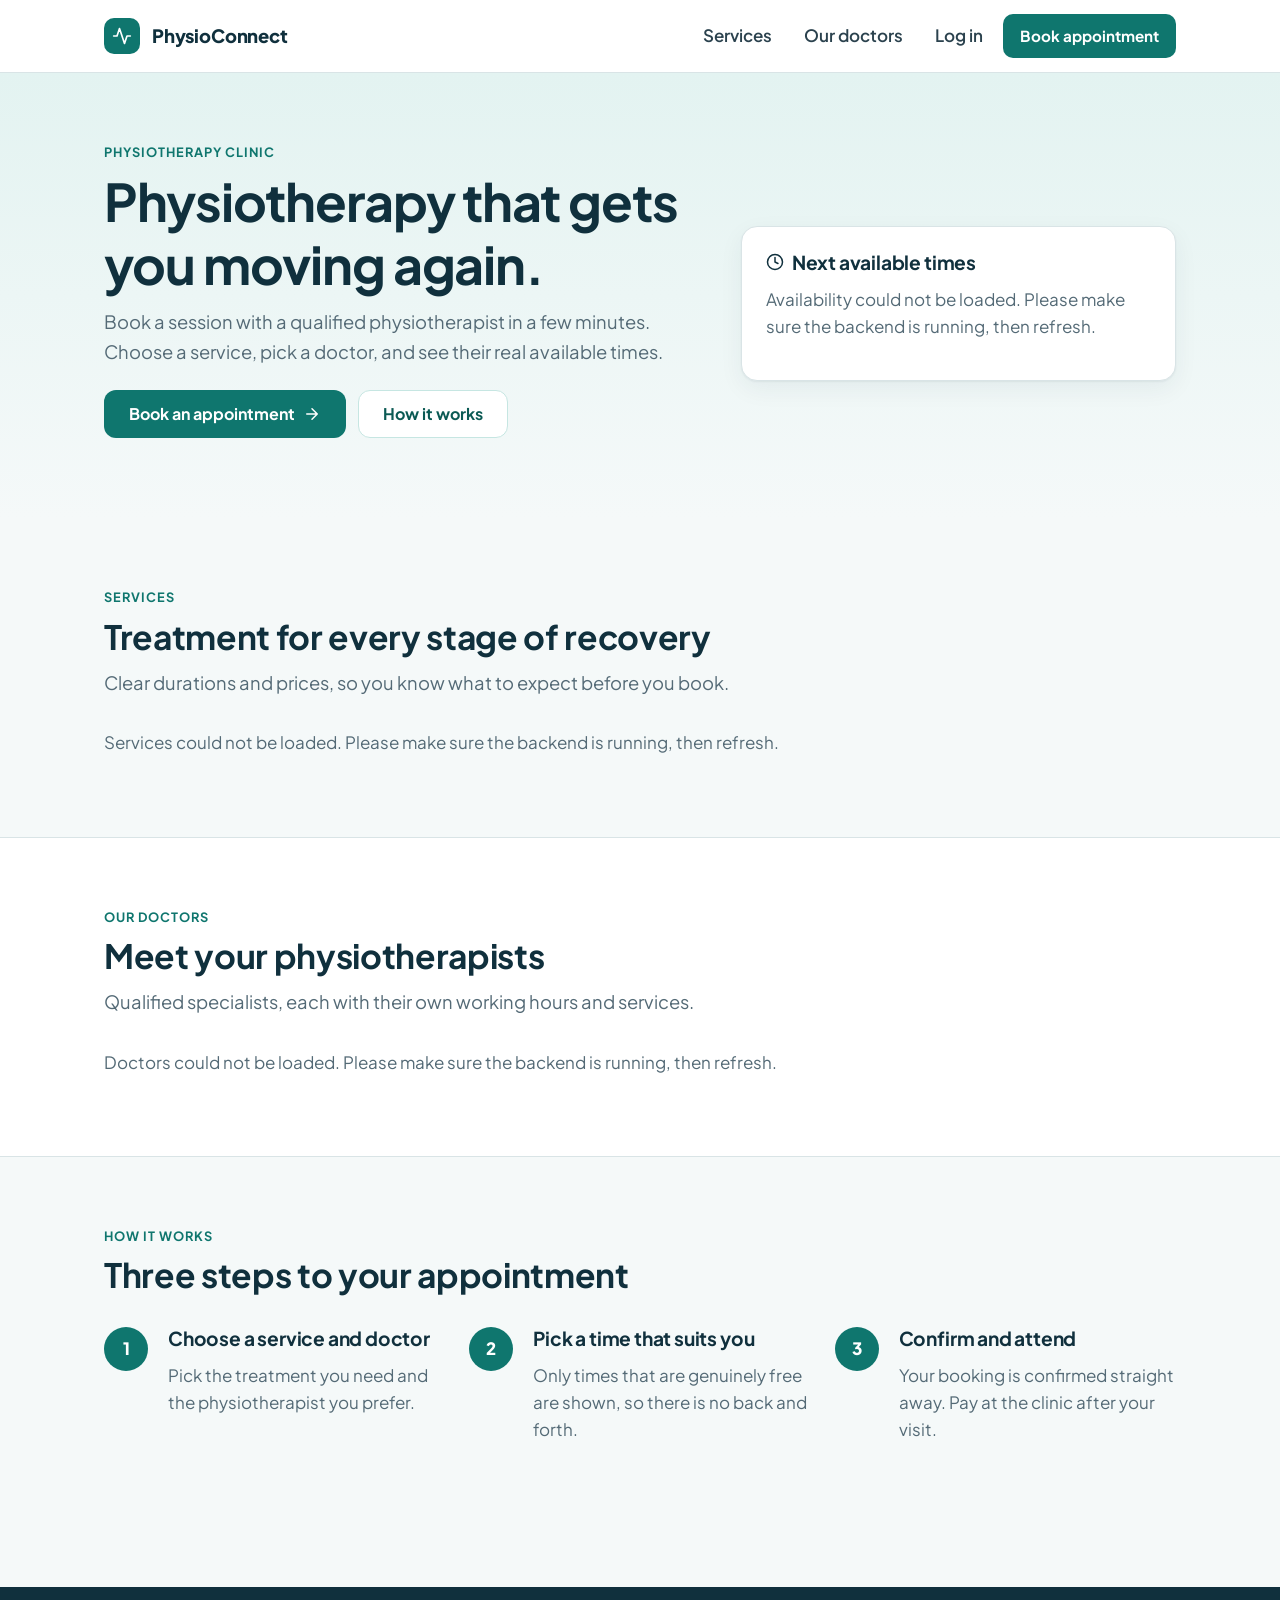
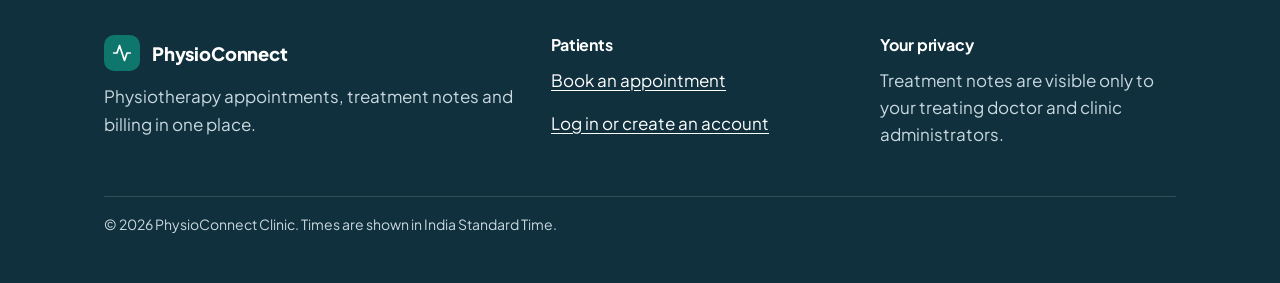
<file: frontend/index.html>
<!DOCTYPE html>
<html lang="en">
<head>
  <meta charset="utf-8">
  <meta name="viewport" content="width=device-width, initial-scale=1">
  <title>PhysioConnect | Book physiotherapy appointments online</title>
  <meta name="description" content="Book a physiotherapy appointment online. Choose a service, pick a doctor and see real available times.">
  <link rel="preconnect" href="https://fonts.googleapis.com">
  <link rel="preconnect" href="https://fonts.gstatic.com" crossorigin>
  <link href="https://fonts.googleapis.com/css2?family=Plus+Jakarta+Sans:wght@400;500;600;700;800&display=swap" rel="stylesheet">
  <link rel="stylesheet" href="css/styles.css">
</head>
<body>
  <header id="site-header"></header>
  <main id="main">
    <section class="hero">
      <div class="container hero-grid">
        <div>
          <span class="eyebrow">Physiotherapy clinic</span>
          <h1>Physiotherapy that gets you moving again.</h1>
          <p class="lead">Book a session with a qualified physiotherapist in a few minutes. Choose a service, pick a doctor, and see their real available times.</p>
          <div class="row">
            <a class="btn btn-primary" href="book.html">Book an appointment <span data-icon="arrow"></span></a>
            <a class="btn btn-secondary" href="#how">How it works</a>
          </div>
          <div class="trust-row" id="trust-row"></div>
        </div>
        <aside class="card next-card" aria-labelledby="next-title">
          <h2 id="next-title" class="title-sm"><span data-icon="clock"></span> Next available times</h2>
          <div id="next-list" class="muted">Loading availability...</div>
        </aside>
      </div>
    </section>

    <section class="section" id="services" aria-labelledby="services-title">
      <div class="container">
        <span class="eyebrow">Services</span>
        <h2 id="services-title">Treatment for every stage of recovery</h2>
        <p class="lead">Clear durations and prices, so you know what to expect before you book.</p>
        <div id="services-grid" class="grid grid-3" style="margin-top:32px"></div>
      </div>
    </section>

    <section class="section" id="doctors" aria-labelledby="doctors-title" style="background:#fff;border-block:1px solid var(--line)">
      <div class="container">
        <span class="eyebrow">Our doctors</span>
        <h2 id="doctors-title">Meet your physiotherapists</h2>
        <p class="lead">Qualified specialists, each with their own working hours and services.</p>
        <div id="doctors-grid" class="grid grid-2" style="margin-top:32px"></div>
      </div>
    </section>

    <section class="section" id="how" aria-labelledby="how-title">
      <div class="container">
        <span class="eyebrow">How it works</span>
        <h2 id="how-title">Three steps to your appointment</h2>
        <div class="steps" style="margin-top:32px">
          <div class="step"><h3>Choose a service and doctor</h3><p class="muted">Pick the treatment you need and the physiotherapist you prefer.</p></div>
          <div class="step"><h3>Pick a time that suits you</h3><p class="muted">Only times that are genuinely free are shown, so there is no back and forth.</p></div>
          <div class="step"><h3>Confirm and attend</h3><p class="muted">Your booking is confirmed straight away. Pay at the clinic after your visit.</p></div>
        </div>
      </div>
    </section>
  </main>
  <footer id="site-footer"></footer>

  <script src="js/config.js"></script>
  <script src="js/api.js"></script>
  <script src="js/home.js"></script>
</body>
</html>
</file>
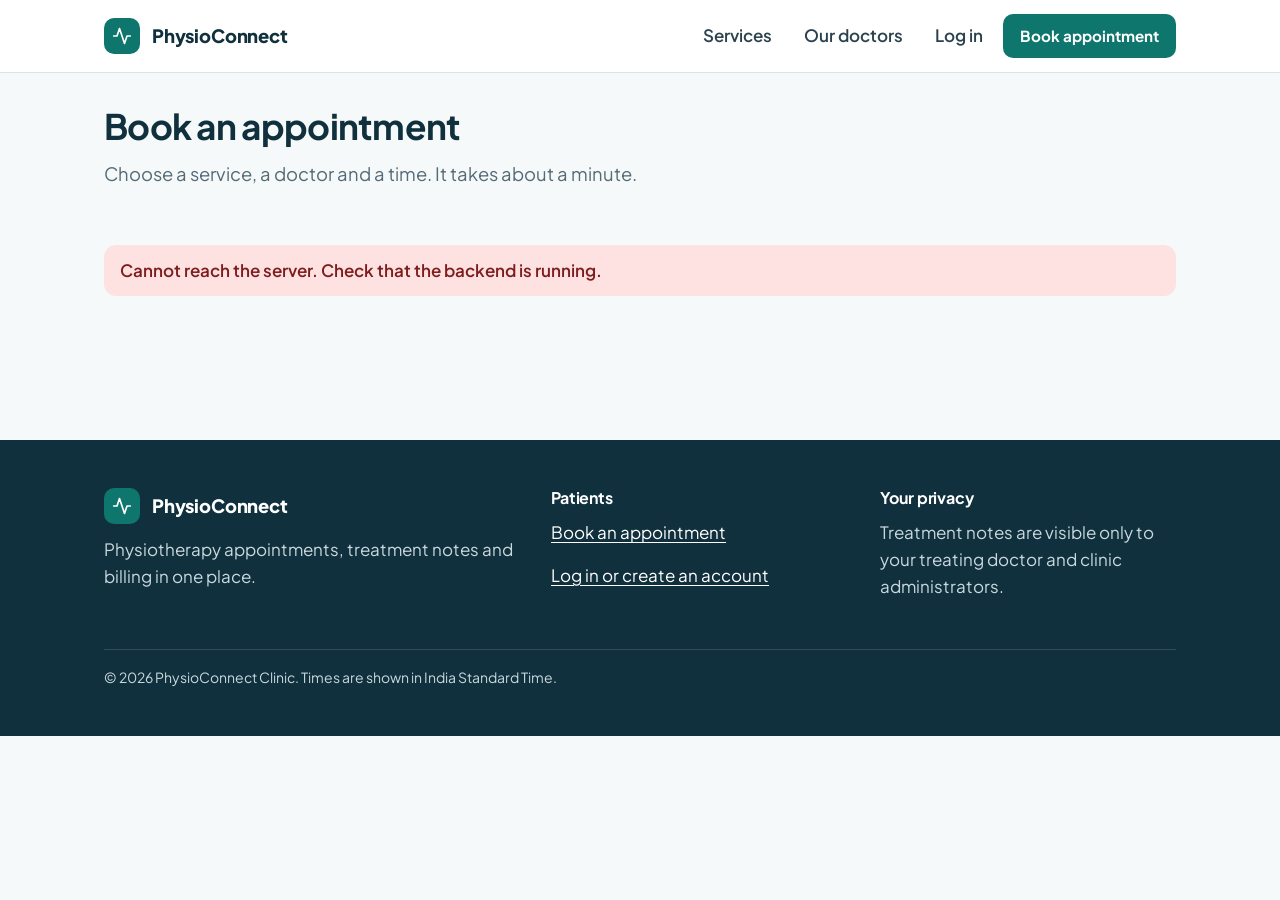
<file: frontend/book.html>
<!DOCTYPE html>
<html lang="en">
<head>
  <meta charset="utf-8">
  <meta name="viewport" content="width=device-width, initial-scale=1">
  <title>Book an appointment | PhysioConnect</title>
  <link rel="preconnect" href="https://fonts.googleapis.com">
  <link rel="preconnect" href="https://fonts.gstatic.com" crossorigin>
  <link href="https://fonts.googleapis.com/css2?family=Plus+Jakarta+Sans:wght@400;500;600;700;800&display=swap" rel="stylesheet">
  <link rel="stylesheet" href="css/styles.css">
</head>
<body>
  <header id="site-header"></header>
  <main id="main" class="container section-tight">
    <h1 id="page-title" style="font-size:2.2rem">Book an appointment</h1>
    <p id="page-lead" class="lead" style="margin-bottom:24px">Choose a service, a doctor and a time. It takes about a minute.</p>
    <ol class="stepper" id="stepper" aria-label="Booking steps"></ol>
    <div id="notice"></div>
    <div id="flow" class="stack"></div>
    <div id="done" class="hidden"></div>
  </main>
  <footer id="site-footer"></footer>
  <script src="js/config.js"></script>
  <script src="js/api.js"></script>
  <script src="js/book.js"></script>
</body>
</html>
</file>
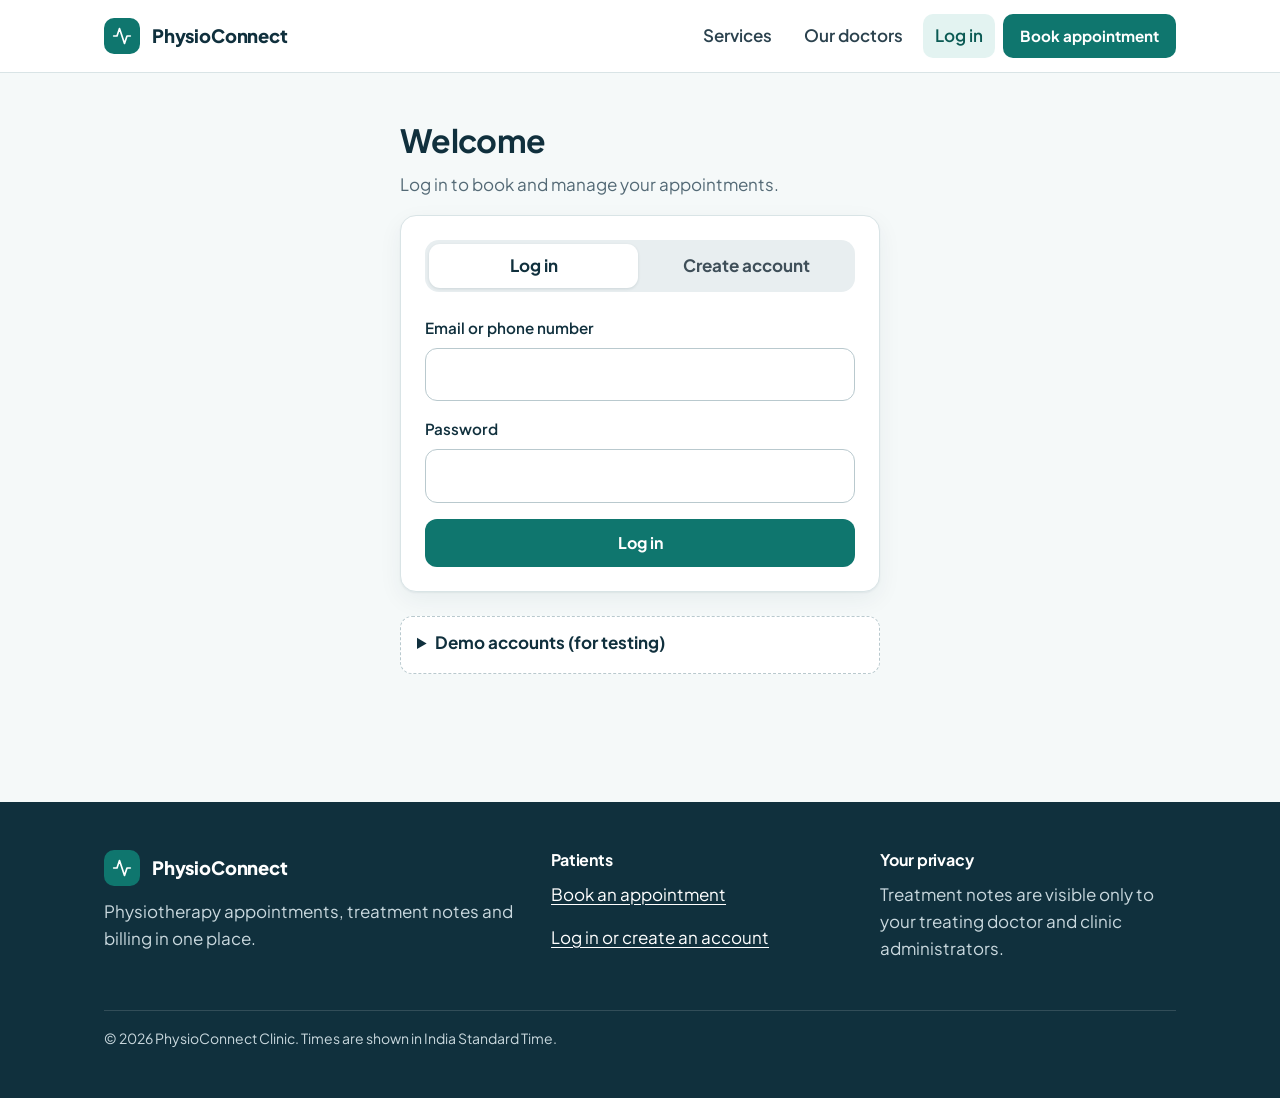
<file: frontend/dashboard.html>
<!DOCTYPE html>
<html lang="en">
<head>
  <meta charset="utf-8">
  <meta name="viewport" content="width=device-width, initial-scale=1">
  <title>Dashboard | PhysioConnect</title>
  <link rel="preconnect" href="https://fonts.googleapis.com">
  <link rel="preconnect" href="https://fonts.gstatic.com" crossorigin>
  <link href="https://fonts.googleapis.com/css2?family=Plus+Jakarta+Sans:wght@400;500;600;700;800&display=swap" rel="stylesheet">
  <link rel="stylesheet" href="css/styles.css">
</head>
<body>
  <header id="site-header"></header>
  <main id="main" class="container">
    <div id="dash"></div>
  </main>
  <footer id="site-footer"></footer>
  <script src="js/config.js"></script>
  <script src="js/api.js"></script>
  <script src="js/dashboard.js"></script>
</body>
</html>
</file>
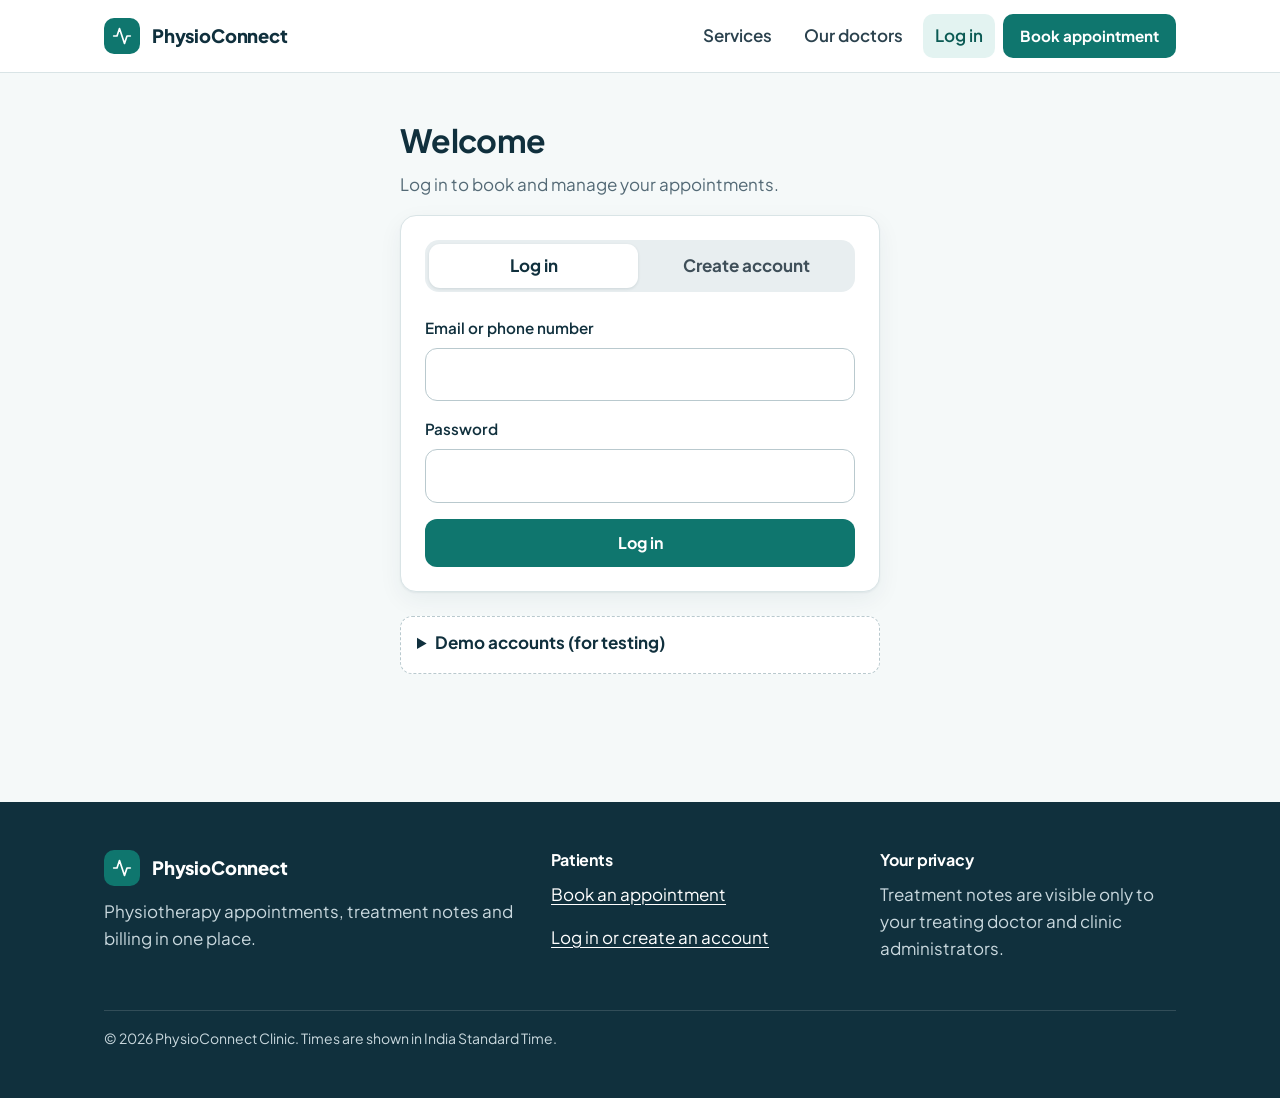
<file: frontend/login.html>
<!DOCTYPE html>
<html lang="en">
<head>
  <meta charset="utf-8">
  <meta name="viewport" content="width=device-width, initial-scale=1">
  <title>Log in | PhysioConnect</title>
  <link rel="preconnect" href="https://fonts.googleapis.com">
  <link rel="preconnect" href="https://fonts.gstatic.com" crossorigin>
  <link href="https://fonts.googleapis.com/css2?family=Plus+Jakarta+Sans:wght@400;500;600;700;800&display=swap" rel="stylesheet">
  <link rel="stylesheet" href="css/styles.css">
</head>
<body>
  <header id="site-header"></header>
  <main id="main" class="container">
    <div class="auth-wrap">
      <h1 style="font-size:2rem">Welcome</h1>
      <p class="muted">Log in to book and manage your appointments.</p>
      <div id="notice"></div>

      <div class="card">
        <div class="tabs" role="tablist" aria-label="Account">
          <button class="tab" role="tab" id="tab-login" aria-controls="panel-login" aria-selected="true" type="button">Log in</button>
          <button class="tab" role="tab" id="tab-register" aria-controls="panel-register" aria-selected="false" type="button">Create account</button>
        </div>

        <div id="panel-login" role="tabpanel" aria-labelledby="tab-login">
        <form id="form-login" novalidate>
          <div id="login-error"></div>
          <div class="field"><label for="l-id">Email or phone number</label><input class="input" id="l-id" name="email" autocomplete="username" required></div>
          <div class="field"><label for="l-pw">Password</label><input class="input" id="l-pw" name="password" type="password" autocomplete="current-password" required></div>
          <button class="btn btn-primary btn-block" type="submit">Log in</button>
        </form>
        </div>

        <div id="panel-register" role="tabpanel" aria-labelledby="tab-register" class="hidden">
        <form id="form-register" novalidate>
          <div id="register-error"></div>
          <div class="form-grid">
            <div class="field"><label for="r-first">First name</label><input class="input" id="r-first" name="first_name" autocomplete="given-name" required></div>
            <div class="field"><label for="r-last">Last name</label><input class="input" id="r-last" name="last_name" autocomplete="family-name" required></div>
          </div>
          <div class="field"><label for="r-email">Email</label><input class="input" id="r-email" name="email" type="email" autocomplete="email" required></div>
          <div class="field"><label for="r-phone">Phone number <span class="muted">(optional)</span></label><input class="input" id="r-phone" name="phone" type="tel" autocomplete="tel"></div>
          <div class="field"><label for="r-pw">Password</label><input class="input" id="r-pw" name="password" type="password" autocomplete="new-password" required aria-describedby="r-pw-hint"><span class="hint" id="r-pw-hint">At least 8 characters.</span></div>
          <button class="btn btn-primary btn-block" type="submit">Create account</button>
        </form>
        </div>
      </div>

      <!-- Demo accounts: handy while testing. Delete this block before going live. -->
      <details class="demo">
        <summary>Demo accounts (for testing)</summary>
        <div class="demo-list" id="demo-list"></div>
        <p class="hint" style="margin:12px 0 0">Click one to fill the form. Password for all: Demo@12345</p>
      </details>
    </div>
  </main>
  <footer id="site-footer"></footer>
  <script src="js/config.js"></script>
  <script src="js/api.js"></script>
  <script src="js/login.js"></script>
</body>
</html>
</file>
<file: frontend/css/styles.css>
/* ==========================================================================
   PhysioConnect design system
   One hue (teal) + navy ink + neutral greys. Status colours have fixed meanings.
   Text/background pairs are chosen to meet WCAG AA contrast (4.5:1).
   Spacing follows an 8px scale. Interactive targets are at least 44px tall.
   ========================================================================== */

:root {
  /* Brand */
  --primary: #0f766e;
  --primary-dark: #0b5a54;
  --primary-tint: #e3f3f1;
  --primary-tint-2: #c6e6e2;

  /* Text and surfaces */
  --ink: #10303d;          /* headings */
  --text: #2b424e;         /* body */
  --muted: #546a76;        /* secondary text */
  --bg: #f5f9f9;
  --surface: #ffffff;
  --line: #d9e4e6;
  --sand: #fbf3e6;         /* warm highlight, used sparingly */
  --sand-ink: #7a4a12;

  /* Status (text on tint) */
  --ok: #14532d;      --ok-bg: #dcfce7;
  --warn: #78350f;    --warn-bg: #fef3c7;
  --bad: #7f1d1d;     --bad-bg: #fee2e2;
  --info: #1e3a8a;    --info-bg: #dbeafe;
  --neutral: #3f4f59; --neutral-bg: #e8eef0;

  /* Shape and depth */
  --radius: 16px;
  --radius-sm: 10px;
  --shadow: 0 1px 2px rgba(16, 48, 61, .06), 0 8px 24px rgba(16, 48, 61, .06);
  --shadow-lg: 0 12px 40px rgba(16, 48, 61, .18);

  /* Spacing scale */
  --s1: 4px; --s2: 8px; --s3: 12px; --s4: 16px; --s5: 24px; --s6: 32px; --s7: 48px; --s8: 64px; --s9: 96px;

  --font: "Plus Jakarta Sans", "Segoe UI", system-ui, -apple-system, Roboto, Arial, sans-serif;
  --maxw: 1120px;
}

*, *::before, *::after { box-sizing: border-box; }
html { scroll-behavior: smooth; -webkit-text-size-adjust: 100%; }
body {
  margin: 0; font-family: var(--font); font-size: 17px; line-height: 1.6;
  color: var(--text); background: var(--bg);
}
img, svg { max-width: 100%; }
h1, h2, h3, h4 { color: var(--ink); line-height: 1.2; margin: 0 0 var(--s3); font-weight: 700; letter-spacing: -0.01em; }
h1 { font-size: clamp(2rem, 4.6vw, 3.25rem); letter-spacing: -0.02em; }
h2 { font-size: clamp(1.6rem, 3vw, 2.1rem); }
h3 { font-size: 1.2rem; }
p { margin: 0 0 var(--s4); }
a { color: var(--primary); text-underline-offset: 3px; }
a:hover { color: var(--primary-dark); }
:focus-visible { outline: 3px solid var(--primary); outline-offset: 2px; border-radius: 6px; }
.skip-link { position: absolute; left: -999px; top: 8px; background: var(--ink); color: #fff; padding: var(--s3) var(--s4); border-radius: var(--radius-sm); z-index: 100; }
.skip-link:focus { left: 8px; }
.sr-only { position: absolute; width: 1px; height: 1px; overflow: hidden; clip: rect(0 0 0 0); white-space: nowrap; }
.muted { color: var(--muted); }
.small { font-size: .875rem; }
.container { width: 100%; max-width: var(--maxw); margin: 0 auto; padding: 0 var(--s5); }
.section { padding: var(--s8) 0; }
.section-tight { padding-top: var(--s6); padding-bottom: var(--s8); }
.eyebrow { display: inline-block; font-size: .8rem; font-weight: 700; letter-spacing: .08em; text-transform: uppercase; color: var(--primary); margin-bottom: var(--s2); }
.lead { font-size: 1.15rem; color: var(--muted); max-width: 60ch; }
.stack > * + * { margin-top: var(--s4); }
.row { display: flex; gap: var(--s3); align-items: center; flex-wrap: wrap; }
.row-between { display: flex; gap: var(--s3); align-items: center; justify-content: space-between; flex-wrap: wrap; }
.grid { display: grid; gap: var(--s5); }
.grid-2 { grid-template-columns: repeat(auto-fit, minmax(300px, 1fr)); }
.grid-3 { grid-template-columns: repeat(auto-fit, minmax(260px, 1fr)); }
.hidden { display: none !important; }

/* ---------- Header ---------- */
.site-header { position: sticky; top: 0; z-index: 50; background: rgba(255,255,255,.96); backdrop-filter: blur(8px); border-bottom: 1px solid var(--line); }
.nav { display: flex; align-items: center; justify-content: space-between; min-height: 72px; gap: var(--s4); }
.brand { display: flex; align-items: center; gap: var(--s3); text-decoration: none; color: var(--ink); font-weight: 800; font-size: 1.15rem; letter-spacing: -0.01em; }
.brand-mark { width: 36px; height: 36px; border-radius: 10px; background: var(--primary); color: #fff; display: grid; place-items: center; }
.nav-links { display: flex; align-items: center; gap: var(--s2); }
.nav-links a:not(.btn) { color: var(--text); text-decoration: none; font-weight: 600; padding: var(--s2) var(--s3); border-radius: var(--radius-sm); min-height: 44px; display: inline-flex; align-items: center; }
.nav-links a:not(.btn):hover, .nav-links a[aria-current="page"] { background: var(--primary-tint); color: var(--primary-dark); }
.nav .nav-toggle { display: none; }
@media (max-width: 860px) {
  .nav .nav-toggle { display: inline-flex; }
  .nav-links { display: none; position: absolute; top: 72px; left: 0; right: 0; background: var(--surface); border-bottom: 1px solid var(--line); flex-direction: column; align-items: stretch; padding: var(--s3) var(--s5) var(--s5); box-shadow: var(--shadow); }
  .nav-links.open { display: flex; }
}

/* ---------- Buttons ---------- */
.btn { display: inline-flex; align-items: center; justify-content: center; gap: var(--s2); min-height: 48px; padding: 0 var(--s5); border-radius: 12px; border: 1.5px solid transparent; font: inherit; font-weight: 700; font-size: 1rem; cursor: pointer; text-decoration: none; transition: background .15s, border-color .15s, box-shadow .15s; }
.btn-primary { background: var(--primary); color: #fff; }
.btn-primary:hover { background: var(--primary-dark); color: #fff; }
.btn-secondary { background: var(--surface); color: var(--primary-dark); border-color: var(--primary-tint-2); }
.btn-secondary:hover { background: var(--primary-tint); color: var(--primary-dark); }
.btn-ghost { background: transparent; color: var(--text); }
.btn-ghost:hover { background: var(--neutral-bg); }
.btn-danger { background: var(--surface); color: var(--bad); border-color: #f3b4b4; }
.btn-danger:hover { background: var(--bad-bg); }
.btn-sm { min-height: 44px; padding: 0 var(--s4); font-size: .95rem; border-radius: 10px; }
.btn-block { width: 100%; }
.btn[disabled], .btn[aria-disabled="true"] { opacity: .55; cursor: not-allowed; }
.btn svg { flex: none; }

/* ---------- Cards ---------- */
.card { background: var(--surface); border: 1px solid var(--line); border-radius: var(--radius); padding: var(--s5); box-shadow: var(--shadow); }
.card-flat { box-shadow: none; }
.card-hover { transition: border-color .15s, box-shadow .15s, transform .15s; }
.card-hover:hover { border-color: var(--primary-tint-2); box-shadow: 0 12px 32px rgba(16, 48, 61, .1); }
.card h3 { margin-bottom: var(--s2); }

/* ---------- Forms ---------- */
.field { display: flex; flex-direction: column; gap: var(--s2); margin-bottom: var(--s4); }
.field label, .label { font-weight: 600; color: var(--ink); font-size: .95rem; }
.input, select.input, textarea.input { width: 100%; min-height: 48px; padding: var(--s3) var(--s4); border: 1.5px solid #b9c9ce; border-radius: 12px; background: #fff; color: var(--ink); font: inherit; }
textarea.input { min-height: 104px; resize: vertical; line-height: 1.5; }
.input:hover { border-color: #8fa6ad; }
.input:focus { outline: 3px solid var(--primary-tint-2); border-color: var(--primary); }
.field-error { color: var(--bad); font-size: .9rem; font-weight: 600; }
.hint { color: var(--muted); font-size: .875rem; }
.form-error { background: var(--bad-bg); color: var(--bad); border-radius: 12px; padding: var(--s3) var(--s4); font-weight: 600; margin-bottom: var(--s4); }
.form-grid { display: grid; gap: 0 var(--s4); grid-template-columns: repeat(auto-fit, minmax(220px, 1fr)); }

/* ---------- Pills / status ---------- */
.pill { display: inline-flex; align-items: center; gap: 6px; padding: 4px 12px; border-radius: 999px; font-size: .82rem; font-weight: 700; white-space: nowrap; }
.pill::before { content: ""; width: 7px; height: 7px; border-radius: 50%; background: currentColor; }
.pill-ok { background: var(--ok-bg); color: var(--ok); }
.pill-warn { background: var(--warn-bg); color: var(--warn); }
.pill-bad { background: var(--bad-bg); color: var(--bad); }
.pill-info { background: var(--info-bg); color: var(--info); }
.pill-neutral { background: var(--neutral-bg); color: var(--neutral); }
.pill-brand { background: var(--primary-tint); color: var(--primary-dark); }

/* ---------- Avatar ---------- */
.avatar { width: 56px; height: 56px; border-radius: 50%; background: var(--primary-tint); color: var(--primary-dark); display: grid; place-items: center; font-weight: 800; font-size: 1.1rem; flex: none; }
.avatar-sm { width: 40px; height: 40px; font-size: .9rem; }

/* ---------- Hero ---------- */
.hero { background: linear-gradient(180deg, var(--primary-tint) 0%, var(--bg) 100%); padding: var(--s8) 0 var(--s7); }
.hero-grid { display: grid; gap: var(--s7); grid-template-columns: 1.15fr .85fr; align-items: center; }
@media (max-width: 900px) { .hero-grid { grid-template-columns: 1fr; } }
.hero .lead { margin-bottom: var(--s5); }
.trust-row { display: flex; flex-wrap: wrap; gap: var(--s5); margin-top: var(--s6); color: var(--muted); font-weight: 600; }
.trust-item { display: flex; align-items: center; gap: var(--s2); }
.trust-item svg { color: var(--primary); }
.title-sm { font-size: 1.2rem; }
.next-card h2 { display: flex; align-items: center; gap: var(--s2); }
.next-item { display: flex; align-items: center; gap: var(--s4); padding: var(--s4) 0; border-top: 1px solid var(--line); }
.next-item:first-of-type { border-top: 0; }
.next-item .grow { flex: 1; min-width: 0; }
.tag-sand { background: var(--sand); color: var(--sand-ink); border-radius: 8px; padding: 2px 10px; font-weight: 700; font-size: .85rem; display: inline-block; }

/* ---------- Service / doctor cards ---------- */
.price { font-weight: 800; color: var(--ink); font-size: 1.25rem; }
.meta { display: flex; flex-wrap: wrap; gap: var(--s2) var(--s4); color: var(--muted); font-size: .92rem; margin-bottom: var(--s3); }
.meta span { display: inline-flex; align-items: center; gap: 6px; }
.doctor-head { display: flex; gap: var(--s4); align-items: center; margin-bottom: var(--s3); }
.doctor-head h3 { margin: 0; }
.steps { counter-reset: step; display: grid; gap: var(--s5); grid-template-columns: repeat(auto-fit, minmax(240px, 1fr)); }
.step { position: relative; padding-left: 64px; }
.step::before { counter-increment: step; content: counter(step); position: absolute; left: 0; top: 0; width: 44px; height: 44px; border-radius: 50%; background: var(--primary); color: #fff; display: grid; place-items: center; font-weight: 800; }

/* ---------- Booking ---------- */
.stepper { display: flex; gap: var(--s2); flex-wrap: wrap; margin-bottom: var(--s6); padding: 0; list-style: none; }
.stepper li { display: flex; align-items: center; gap: var(--s2); padding: 6px 14px 6px 6px; border-radius: 999px; background: var(--surface); border: 1px solid var(--line); font-weight: 600; font-size: .92rem; color: var(--muted); }
.stepper .n { width: 28px; height: 28px; border-radius: 50%; background: var(--neutral-bg); color: var(--neutral); display: grid; place-items: center; font-size: .85rem; font-weight: 800; }
.stepper li.active { color: var(--primary-dark); border-color: var(--primary); background: var(--primary-tint); }
.stepper li.active .n, .stepper li.done .n { background: var(--primary); color: #fff; }
.stepper li.done { color: var(--ink); }
.choice { display: block; width: 100%; text-align: left; font: inherit; color: inherit; background: var(--surface); border: 1.5px solid var(--line); border-radius: var(--radius); padding: var(--s4) var(--s5); cursor: pointer; transition: border-color .15s, background .15s; }
.choice:hover { border-color: var(--primary); }
.choice[aria-pressed="true"] { border-color: var(--primary); background: var(--primary-tint); box-shadow: inset 0 0 0 1px var(--primary); }
.choice-title { font-weight: 700; color: var(--ink); }
.date-strip { display: flex; gap: var(--s2); overflow-x: auto; padding: var(--s1) 0 var(--s3); scroll-snap-type: x proximity; }
.date-btn { flex: none; width: 68px; min-height: 76px; border: 1.5px solid var(--line); background: var(--surface); border-radius: 14px; font: inherit; cursor: pointer; display: flex; flex-direction: column; align-items: center; justify-content: center; line-height: 1.2; color: var(--ink); scroll-snap-align: start; }
.date-btn .dow { font-size: .78rem; font-weight: 700; text-transform: uppercase; letter-spacing: .04em; color: var(--muted); }
.date-btn .dom { font-size: 1.35rem; font-weight: 800; }
.date-btn .mon { font-size: .78rem; color: var(--muted); }
.date-btn:hover:not(:disabled) { border-color: var(--primary); }
.date-btn[aria-pressed="true"] { background: var(--primary); border-color: var(--primary); color: #fff; }
.date-btn[aria-pressed="true"] .dow, .date-btn[aria-pressed="true"] .mon { color: #d6f0ed; }
.date-btn:disabled { background: transparent; border-style: dashed; color: #7d8f98; cursor: not-allowed; }
.slots { display: grid; grid-template-columns: repeat(auto-fill, minmax(104px, 1fr)); gap: var(--s2); }
.slot { min-height: 48px; border: 1.5px solid var(--primary-tint-2); background: var(--surface); color: var(--primary-dark); border-radius: 12px; font: inherit; font-weight: 700; cursor: pointer; }
.slot:hover { background: var(--primary-tint); border-color: var(--primary); }
.slot[aria-pressed="true"] { background: var(--primary); border-color: var(--primary); color: #fff; }
.summary dl { margin: 0; display: grid; grid-template-columns: auto 1fr; gap: var(--s2) var(--s5); }
.summary dt { color: var(--muted); font-weight: 600; }
.summary dd { margin: 0; color: var(--ink); font-weight: 600; text-align: right; }
.summary .total { border-top: 1px solid var(--line); margin-top: var(--s3); padding-top: var(--s3); }
.success-mark { width: 64px; height: 64px; border-radius: 50%; background: var(--ok-bg); color: var(--ok); display: grid; place-items: center; margin-bottom: var(--s4); }

/* ---------- Auth ---------- */
.auth-wrap { max-width: 480px; margin: 0 auto; padding: var(--s7) 0 var(--s8); }
.tabs { display: flex; gap: var(--s1); background: var(--neutral-bg); padding: var(--s1); border-radius: 14px; margin-bottom: var(--s5); }
.tab { flex: 1; min-height: 44px; border: 0; background: transparent; font: inherit; font-weight: 700; color: var(--neutral); border-radius: 11px; cursor: pointer; }
.tab[aria-selected="true"] { background: var(--surface); color: var(--ink); box-shadow: 0 1px 3px rgba(16,48,61,.12); }
details.demo { margin-top: var(--s5); border: 1px dashed #b9c9ce; border-radius: 12px; padding: var(--s3) var(--s4); background: var(--surface); }
details.demo summary { cursor: pointer; font-weight: 700; color: var(--ink); min-height: 32px; }
.demo-list { display: grid; gap: var(--s2); margin-top: var(--s3); }
.demo-list button { text-align: left; font: inherit; border: 1px solid var(--line); background: var(--bg); border-radius: 10px; padding: var(--s2) var(--s3); cursor: pointer; min-height: 44px; }
.demo-list button:hover { border-color: var(--primary); }

/* ---------- Dashboard ---------- */
.dash-head { padding: var(--s6) 0 var(--s4); margin-bottom: var(--s5); }
.stats { display: grid; gap: var(--s4); grid-template-columns: repeat(auto-fit, minmax(190px, 1fr)); margin-bottom: var(--s6); }
.stat { background: var(--surface); border: 1px solid var(--line); border-radius: var(--radius); padding: var(--s4) var(--s5); }
.stat .v { font-size: 1.9rem; font-weight: 800; color: var(--ink); line-height: 1.1; }
.stat .l { color: var(--muted); font-weight: 600; font-size: .92rem; }
.toolbar { display: flex; flex-wrap: wrap; gap: var(--s3); align-items: end; margin-bottom: var(--s4); }
.toolbar .field { margin: 0; }
.list { display: grid; gap: var(--s3); }
.item { background: var(--surface); border: 1px solid var(--line); border-radius: var(--radius); padding: var(--s4) var(--s5); display: grid; grid-template-columns: 116px 1fr auto; gap: var(--s4); align-items: center; }
.item .when { text-align: center; background: var(--primary-tint); border-radius: 12px; padding: var(--s2); color: var(--primary-dark); }
.item .when .t { font-weight: 800; font-size: 1.05rem; line-height: 1.2; white-space: nowrap; }
.item .when .d { font-size: .8rem; font-weight: 600; white-space: nowrap; }
.item .title { font-weight: 700; color: var(--ink); }
.item .actions { display: flex; flex-wrap: wrap; gap: var(--s2); justify-content: flex-end; }
@media (max-width: 760px) { .item { grid-template-columns: 104px 1fr; } .item .actions { grid-column: 1 / -1; justify-content: flex-start; } }
.empty { text-align: center; padding: var(--s7) var(--s5); background: var(--surface); border: 1px dashed #b9c9ce; border-radius: var(--radius); color: var(--muted); }
.empty .title-sm { color: var(--ink); }
.callout { display: flex; gap: var(--s4); align-items: center; background: var(--sand); border-radius: var(--radius); padding: var(--s4) var(--s5); margin-bottom: var(--s5); color: var(--ink); flex-wrap: wrap; }
.callout .grow { flex: 1; min-width: 220px; }
.soap { display: grid; gap: var(--s2); }
.soap dt { font-weight: 700; color: var(--primary-dark); font-size: .85rem; text-transform: uppercase; letter-spacing: .05em; }
.soap dd { margin: 0 0 var(--s3); white-space: pre-wrap; }
.visit { border-left: 3px solid var(--primary-tint-2); padding-left: var(--s4); margin-bottom: var(--s5); }

/* ---------- Modal & toast ---------- */
.modal-backdrop { position: fixed; inset: 0; background: rgba(16, 48, 61, .55); display: grid; place-items: center; padding: var(--s4); z-index: 200; overflow-y: auto; }
.modal { background: var(--surface); border-radius: 20px; box-shadow: var(--shadow-lg); width: 100%; max-width: 560px; max-height: calc(100vh - 32px); display: flex; flex-direction: column; }
.modal.wide { max-width: 760px; }
.modal-head { display: flex; align-items: center; justify-content: space-between; gap: var(--s3); padding: var(--s5) var(--s5) var(--s3); }
.modal-head h2 { margin: 0; font-size: 1.35rem; }
.modal-body { padding: var(--s2) var(--s5) var(--s5); overflow-y: auto; }
.modal-foot { display: flex; justify-content: flex-end; gap: var(--s3); padding: var(--s4) var(--s5); border-top: 1px solid var(--line); flex-wrap: wrap; }
.toasts { position: fixed; right: var(--s4); bottom: var(--s4); display: grid; gap: var(--s2); z-index: 300; max-width: min(420px, calc(100vw - 32px)); }
.toast { background: var(--ink); color: #fff; padding: var(--s3) var(--s4); border-radius: 12px; box-shadow: var(--shadow-lg); font-weight: 600; display: flex; gap: var(--s3); align-items: flex-start; }
.toast.ok { background: var(--ok); }
.toast.bad { background: var(--bad); }
.skeleton { background: linear-gradient(90deg, #e8eef0 25%, #f3f7f8 37%, #e8eef0 63%); background-size: 400% 100%; animation: shimmer 1.4s ease infinite; border-radius: 12px; min-height: 64px; }
@keyframes shimmer { 0% { background-position: 100% 50%; } 100% { background-position: 0 50%; } }
@media (prefers-reduced-motion: reduce) { * { animation: none !important; transition: none !important; scroll-behavior: auto !important; } }

/* ---------- Footer ---------- */
.site-footer { background: var(--ink); color: #c9d8de; padding: var(--s7) 0 var(--s6); margin-top: var(--s8); }
.site-footer a { color: #fff; }
.site-footer .footer-title { color: #fff; font-size: 1rem; margin-bottom: var(--s3); }
.footer-grid { display: grid; gap: var(--s6); grid-template-columns: 1.4fr 1fr 1fr; }
@media (max-width: 760px) { .footer-grid { grid-template-columns: 1fr; } }
.footer-note { border-top: 1px solid rgba(255,255,255,.14); margin-top: var(--s6); padding-top: var(--s4); font-size: .875rem; }

/* ---------- Booking page refinements ---------- */
#flow > section { margin-bottom: var(--s7); }
#flow > section:empty { display: none; }
.choice .row-between { flex-wrap: nowrap; align-items: flex-start; gap: var(--s4); }
.choice[aria-pressed="true"] .avatar { background: #fff; }

/* ---------- Dashboard row refinements ---------- */
.item-wide { grid-template-columns: 116px 1fr; }
.item-wide .actions { grid-column: 1 / -1; justify-content: flex-start; border-top: 1px solid var(--line); padding-top: var(--s3); }
.toolbar .input { height: 48px; }
</file>
